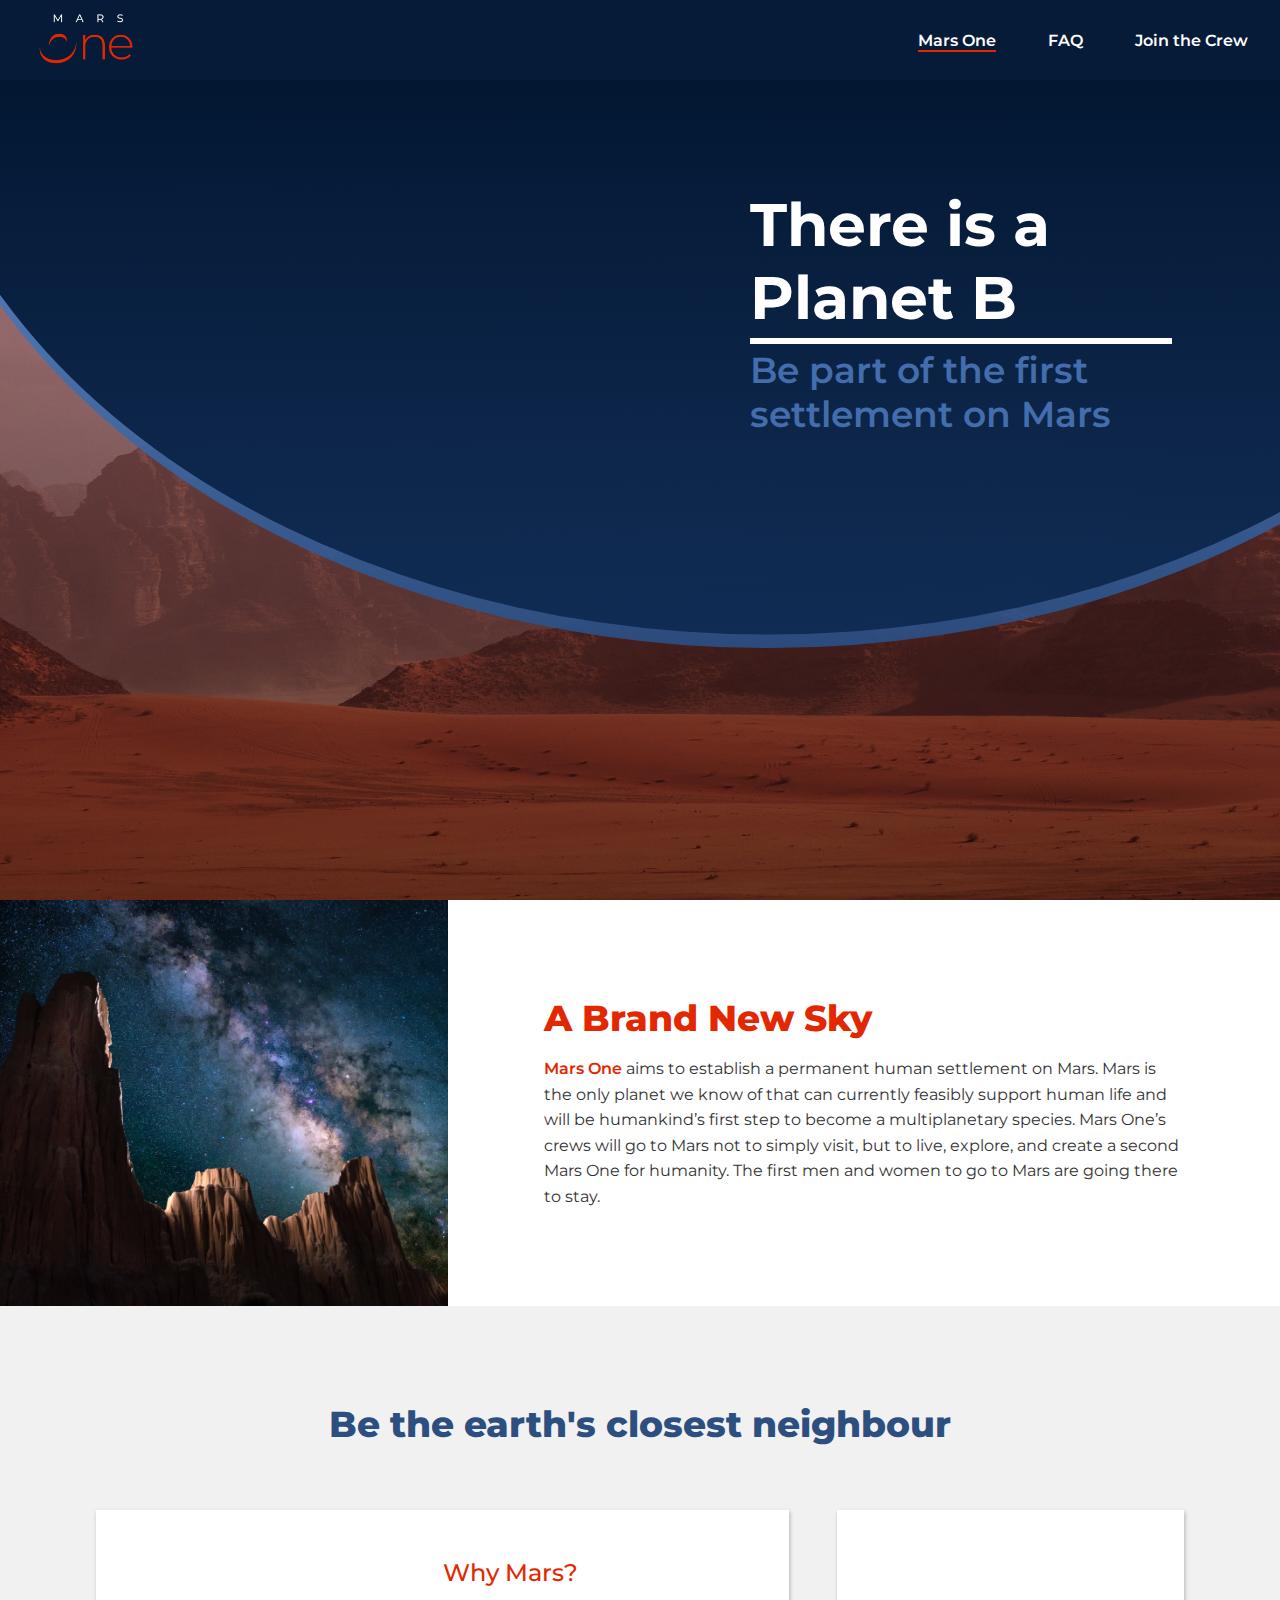
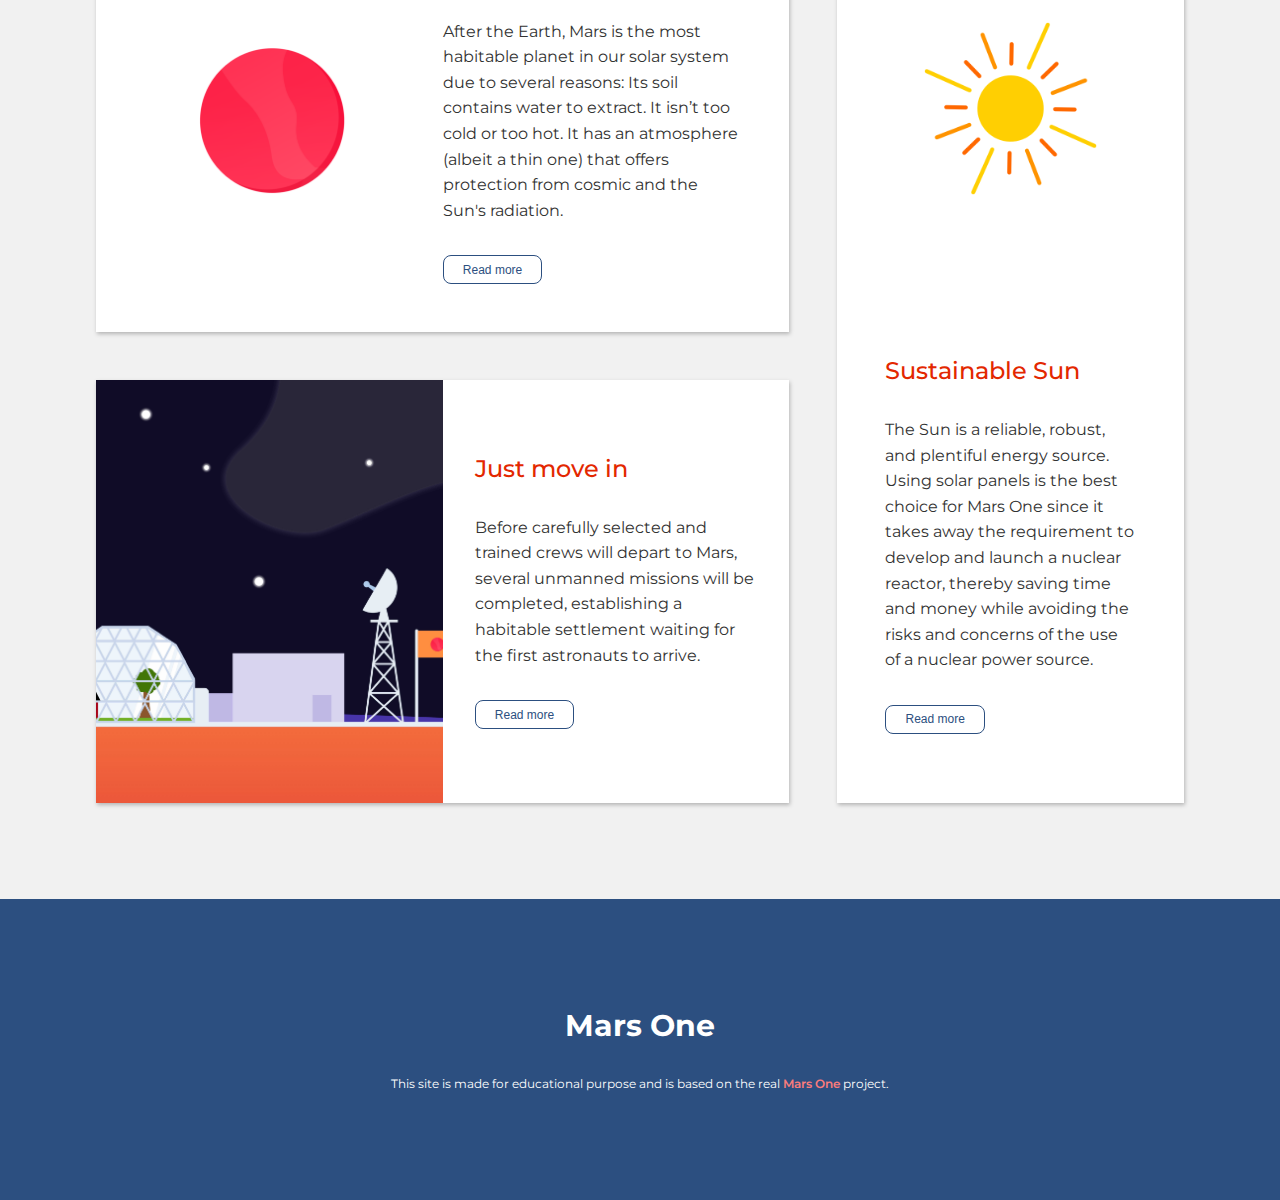
<file: index.html>
<!DOCTYPE html>
<html lang="en">
  <head>
    <meta charset="UTF-8" />
    <meta name="viewport" content="width=device-width, initial-scale=1.0" />
    <meta http-equiv="X-UA-Compatible" content="ie=edge" />
    <link rel="stylesheet" href="styles/style.css" />
    <link
      href="https://fonts.googleapis.com/css?family=Montserrat:300,400,500,600,700,800&display=swap"
      rel="stylesheet"
    />
    <title>Mars One - Mars One</title>
  </head>
  <body>
    <!-- navigation and banner -->
    <div class="header__ellipse--index">
      <header>
        <div class="nav-container">
          <a href="#" class="header__link"
            ><img src="images/logo.png" alt="Mars One logo"
          /></a>
          <nav class="header__nav">
            <ul>
              <li><a href="#" class="nav--active">Mars One</a></li>
              <li><a href="faq.html" class="nav--hover">FAQ</a></li>
              <li><a href="join.html" class="nav--hover">Join the Crew</a></li>
            </ul>
          </nav>
        </div>
        <section class="banner-heading">
          <h1>There is a Planet B</h1>
          <h2>Be part of the first settlement on Mars</h2>
        </section>
      </header>
    </div>
    <main>
      <!-- selling -->
      <section>
        <article class="selling-container">
          <div class="selling-container--content">
            <h2>A Brand New Sky</h2>
            <p>
              <span>Mars One</span> aims to establish a permanent human
              settlement on Mars. Mars is the only planet we know of that can
              currently feasibly support human life and will be humankind’s
              first step to become a multiplanetary species. Mars One’s crews
              will go to Mars not to simply visit, but to live, explore, and
              create a second Mars One for humanity. The first men and women to go
              to Mars are going there to stay.
            </p>
          </div>
          <div class="selling-container--image selling-image-index">
            <img
              src="images/page-1/photo-1511798616182-aab3698ac53e.jpeg"
              alt="night sky with stars"
            />
          </div>
        </article>
      </section>

      <!-- articles -->
      <section class="article-section index">
        <h2 class="heading">Be the earth's closest neighbour</h2>

        <article class="article-container ordinary art1">

          <div class="article-image article-image--smaller">
            <img class="red-planet" src="images/page-1/planet-red.png" alt="red planet" />
          </div>

          <div class="article-content">
            <h3>Why Mars?</h3>
            <p>
              After the Earth, Mars is the most habitable planet in our solar
              system due to several reasons: Its soil contains water to extract.
              It isn’t too cold or too hot. It has an atmosphere (albeit a thin
              one) that offers protection from cosmic and the Sun's radiation.
            </p>
            <button>Read more</button>
          </div>

        </article>

        <article class="article-container cover art2">

          <div class="article-image article-image--bigger">
            <img src="images/page-1/base.jpg" alt="research base" />
          </div>

          <div class="article-content index">
            <h3>Just move in</h3>
            <p>
              Before carefully selected and trained crews will depart to Mars,
              several unmanned missions will be completed, establishing a
              habitable settlement waiting for the first astronauts to arrive.
            </p>
            <button>Read more</button>
          </div>

        </article>

        <article class="article-container ordinary art3">
          <div class="article-image article-image--smaller sun-icon">
            <img src="images/page-1/solar.png" alt="sun" />
          </div>
          <div class="article-content">
            <h3>Sustainable Sun</h3>
            <p>
              The Sun is a reliable, robust, and plentiful energy source. Using
              solar panels is the best choice for Mars One since it takes away
              the requirement to develop and launch a nuclear reactor, thereby
              saving time and money while avoiding the risks and concerns of the
              use of a nuclear power source.
            </p>
            <button>Read more</button>
          </div>
        </article>
      </section>
    </main>

    <!-- footer -->
    <footer>
      <h2>Mars One</h2>
      <p>
        This site is made for educational purpose and is based on the real
        <span>Mars One</span> project.
      </p>
    </footer>
  </body>
</html>
</file>
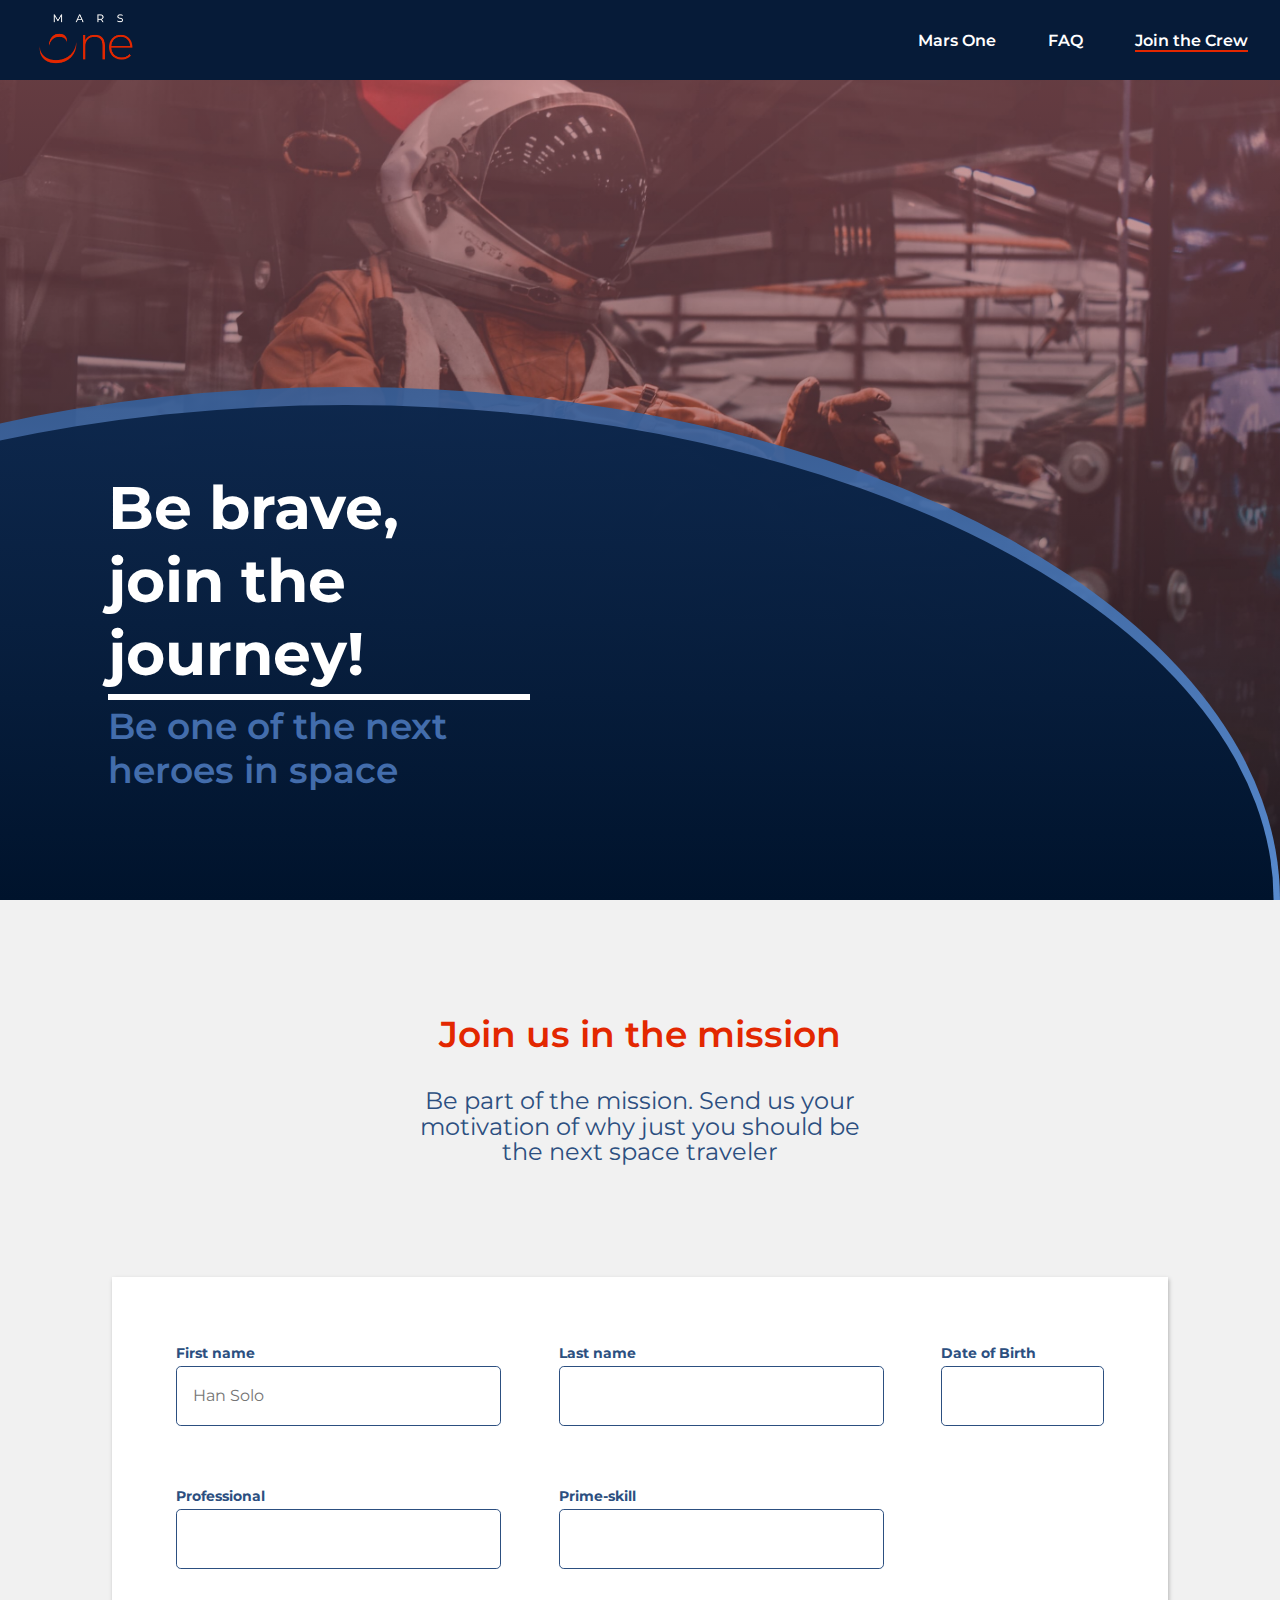
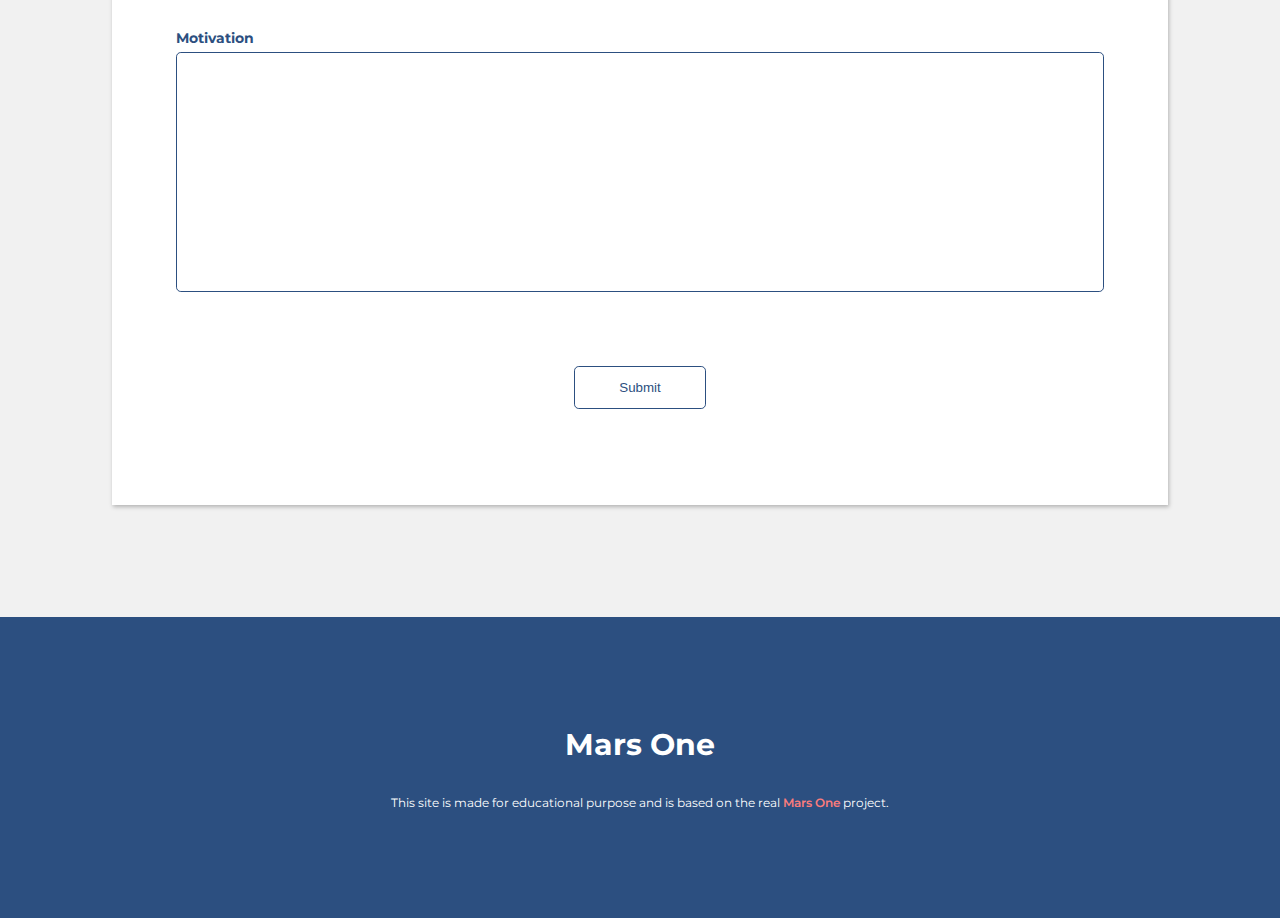
<file: join.html>
<!DOCTYPE html>
<html lang="en">
  <head>
    <meta charset="UTF-8" />
    <meta name="viewport" content="width=device-width, initial-scale=1.0" />
    <meta http-equiv="X-UA-Compatible" content="ie=edge" />
    <link rel="stylesheet" href="styles/style.css" />
    <link
      href="https://fonts.googleapis.com/css?family=Montserrat:300,400,500,600,700,800&display=swap"
      rel="stylesheet"
    />

    <title>Mars One - Join us</title>
  </head>
  <body>
    <div class="header__ellipse--join">
      <header class="join-header">
        <div class="nav-container">
          <a href="index.html" class="header__link"
            ><img src="images/logo.png" alt="Mars One logo"
          /></a>
          <nav class="header__nav">
            <ul>
              <li><a href="index.html" class="nav--hover">Mars One</a></li>
              <li><a href="faq.html" class="nav--hover">FAQ</a></li>
              <li><a href="#" class="nav--active">Join the Crew</a></li>
            </ul>
          </nav>
        </div>
        <section class="banner-heading banner-heading-join">
          <h1>Be brave, join the journey!</h1>
          <h2>Be one of the next heroes in space</h2>
        </section>
      </header>
    </div>

    <main>
      <section class="form-section join">
        <h2>Join us in the mission</h2>
        <p>
          Be part of the mission. Send us your motivation of why just you should
          be the next space traveler
        </p>

        <article>
          <form action="https://formspree.io/xqkklrgj" method="POST">
            <div class="form-container">
              <label for="first-name"
                >First name
                <br />
                <input
                  type="text"
                  name="first-name"
                  id="first-name"
                  placeholder="Han Solo"
                  required
                />
              </label>
              <label for="last-name"
                >Last name
                <br />
                <input type="text" name="last-name" id="last-name" required />
              </label>

              <label for="date"
                >Date of Birth
                <br />
                <input
                  type="text"
                  name="date"
                  id="date"
                  onfocus="(this.type='date')"
                  placeholder=""
                  required
                />
              </label>

              <label for="professional"
                >Professional
                <br />
                <input type="text" name="professional" id="professional" />
              </label>

              <label for="prime-skill"
                >Prime-skill
                <br />
                <input type="text" name="prime-skill" id="prime-skill" />
              </label>

              <label class="motivation" for="motivation"
                >Motivation
                <br />
                <textarea name="motivation" id="motivation" required></textarea>
              </label>
              <div class="wrap">
                <input class="btn-submit" type="submit" value="Submit" />
              </div>
            </div>
          </form>
        </article>
      </section>
    </main>

    <!-- footer -->
    <footer>
      <h2>Mars One</h2>
      <p>
        This site is made for educational purpose and is based on the real
        <span>Mars One</span> project.
      </p>
    </footer>
  </body>
</html>
</file>
<file: styles/style.css>
header .banner-heading h1 {
  font-family: "Montserrat", sans-serif;
  font-size: 1.6rem;
  color: #ffffff;
  border-bottom: 3px solid #ffffff;
  padding-bottom: 0.25rem;
  margin-bottom: 0.25rem;
  -webkit-transition: 0.475s;
  transition: 0.475s;
}

@media only screen and (min-width: 700px) {
  header .banner-heading h1 {
    font-size: 2.5rem;
    border-bottom: 4px solid #ffffff;
  }
}

@media only screen and (min-width: 1100px) {
  header .banner-heading h1 {
    font-size: 3.75rem;
    border-bottom: 6px solid #ffffff;
  }
}

header .banner-heading h2, .selling-container .selling-container--content h2, .article-section h2, .form-section h2 {
  font-family: "Montserrat", sans-serif;
  font-size: 1.2rem;
  font-weight: 600;
  color: #e32700;
  -webkit-transition: 0.35s;
  transition: 0.35s;
}

@media only screen and (min-width: 700px) {
  header .banner-heading h2, .selling-container .selling-container--content h2, .article-section h2, .form-section h2 {
    font-size: 1.55rem;
  }
}

@media only screen and (min-width: 1100px) {
  header .banner-heading h2, .selling-container .selling-container--content h2, .article-section h2, .form-section h2 {
    font-size: 2.25rem;
  }
}

.selling-container .selling-container--content h3, .article-section h3 {
  font-family: "Montserrat", sans-serif;
  font-size: 1.2rem;
  font-weight: 500;
  color: #e32700;
  -webkit-transition: 0.35s;
  transition: 0.35s;
}

@media only screen and (min-width: 700px) {
  .selling-container .selling-container--content h3, .article-section h3 {
    font-size: 1.3rem;
  }
}

@media only screen and (min-width: 1100px) {
  .selling-container .selling-container--content h3, .article-section h3 {
    font-size: 1.5rem;
  }
}

.selling-container .selling-container--content p, .article-section p, .article-section ul li, .form-section p, .form-section .form-container label, .form-section input[type="text"],
.form-section input[type="date"],
.form-section textarea {
  font-family: "Montserrat", sans-serif;
  font-size: 0.9rem;
  line-height: 1.4rem;
  color: #323232;
  -webkit-transition: 0.5;
  transition: 0.5;
}

@media only screen and (min-width: 700px) {
  .selling-container .selling-container--content p, .article-section p, .article-section ul li, .form-section p, .form-section .form-container label, .form-section input[type="text"],
  .form-section input[type="date"],
  .form-section textarea {
    font-size: 1rem;
    line-height: 1.6rem;
  }
}

body,
h1,
h2,
h3,
h4,
p,
img,
ul,
li {
  padding: 0;
  margin: 0;
}

.header__ellipse--index::before, .header__ellipse--index::after,
.header__ellipse--faq::before,
.header__ellipse--faq::after, .header__ellipse--join::before, .header__ellipse--join::after {
  position: absolute;
  top: 0;
  height: 100vh;
  width: 100vw;
  content: "";
}

body {
  -webkit-box-sizing: border-box;
          box-sizing: border-box;
  font-size: 16px;
}

header {
  min-height: 100vh;
  background-image: -webkit-gradient(linear, left top, left bottom, from(rgba(193, 85, 85, 0.5)), to(rgba(36, 2, 2, 0.5)));
  background-image: linear-gradient(rgba(193, 85, 85, 0.5), rgba(36, 2, 2, 0.5));
  display: -ms-grid;
  display: grid;
  -ms-grid-columns: auto;
      grid-template-columns: auto;
  -ms-grid-rows: auto 1fr;
      grid-template-rows: auto 1fr;
}

header .banner-heading {
  z-index: 1;
  padding: 12vh 5vh;
  max-width: 67%;
  -ms-flex-item-align: start;
      align-self: flex-start;
  -ms-grid-column-align: center;
      justify-self: center;
}

header .banner-heading h2 {
  font-weight: 600;
  color: #436dac;
}

@media only screen and (min-width: 600px) {
  header .banner-heading {
    padding: 12vh;
    max-width: 50%;
  }
  header .banner-heading {
    justify-self: flex-end;
  }
}

@media only screen and (min-width: 700px) {
  header .banner-heading {
    max-width: 33%;
  }
  header .banner-heading {
    max-height: 25%;
  }
}

header .banner-heading-join {
  -ms-flex-item-align: end;
      align-self: flex-end;
  justify-self: flex-start;
}

@media only screen and (min-width: 700px) {
  header .banner-heading-join {
    max-width: 33%;
    max-height: 45%;
  }
}

header .nav-container {
  -webkit-transition: 1s;
  transition: 1s;
  z-index: 2;
  color: #ffffff;
  background: #061b38;
  display: -webkit-box;
  display: -ms-flexbox;
  display: flex;
  -webkit-box-orient: vertical;
  -webkit-box-direction: normal;
      -ms-flex-direction: column;
          flex-direction: column;
  -webkit-box-align: center;
      -ms-flex-align: center;
          align-items: center;
  -webkit-box-pack: justify;
      -ms-flex-pack: justify;
          justify-content: space-between;
}

header .nav-container .nav--active {
  border-bottom: 2px solid #e32700;
}

header .nav-container img {
  max-height: 3.75rem;
}

@media screen and (min-width: 600px) {
  header .nav-container img {
    max-height: 4.25rem;
  }
}

header .nav-container ul {
  font-family: "Montserrat", sans-serif;
  margin: 0 0 1rem 0;
  padding: 0;
}

header .nav-container ul li {
  list-style: none;
  display: inline;
}

header .nav-container ul li + li {
  margin-left: 1rem;
}

header .nav-container ul li a {
  -webkit-transition: 0.2s;
  transition: 0.2s;
  font-size: 0.9rem;
  font-weight: 600;
  text-decoration: none;
  color: inherit;
}

@media screen and (min-width: 600px) {
  header .nav-container {
    -webkit-box-orient: horizontal;
    -webkit-box-direction: normal;
        -ms-flex-direction: row;
            flex-direction: row;
    padding: 0.25rem 1rem;
  }
  header .nav-container ul {
    margin: 0;
  }
  header .nav-container ul li + li {
    margin-left: 3rem;
  }
  header .nav-container ul li a {
    font-size: 1rem;
  }
  header .nav-container ul .nav--hover:hover {
    cursor: pointer;
    border-bottom: 2px solid #ff9300;
  }
}

@media screen and (min-width: 700px) {
  header .nav-container {
    padding: 0.25rem 2rem;
  }
}

.header__ellipse--index,
.header__ellipse--faq {
  background: center/cover url("../images/page-1/hero-1.jpg") no-repeat;
}

.header__ellipse--index::before,
.header__ellipse--faq::before {
  background-image: -webkit-gradient(linear, left top, left bottom, from(rgba(94, 151, 226, 0.9)), to(rgba(21, 52, 98, 0.9)));
  background-image: linear-gradient(rgba(94, 151, 226, 0.9), rgba(21, 52, 98, 0.9));
  -webkit-clip-path: ellipse(88% 79% at 60% 0%);
          clip-path: ellipse(88% 79% at 60% 0%);
}

.header__ellipse--index::after,
.header__ellipse--faq::after {
  background-image: -webkit-gradient(linear, left top, left bottom, from(#00132c), to(rgba(21, 52, 98, 0.9)));
  background-image: linear-gradient(#00132c, rgba(21, 52, 98, 0.9));
  -webkit-clip-path: ellipse(87.75% 77.5% at 60% 0%);
          clip-path: ellipse(87.75% 77.5% at 60% 0%);
}

@media only screen and (min-width: 700px) {
  .header__ellipse--index::before,
  .header__ellipse--faq::before {
    -webkit-clip-path: ellipse(68% 72% at 60% 0%);
            clip-path: ellipse(68% 72% at 60% 0%);
  }
  .header__ellipse--index::after,
  .header__ellipse--faq::after {
    -webkit-clip-path: ellipse(67.75% 70.5% at 60% 0%);
            clip-path: ellipse(67.75% 70.5% at 60% 0%);
  }
}

.header__ellipse--faq {
  background: center/cover url("../images/page-2/hero-2.jpg") no-repeat;
}

.header__ellipse--join {
  background: center/cover url("../images/page-3/hero-3.jpg") no-repeat;
}

.header__ellipse--join::before {
  background-image: -webkit-gradient(linear, left top, left bottom, from(rgba(21, 52, 98, 0.9)), to(rgba(94, 151, 226, 0.9)));
  background-image: linear-gradient(rgba(21, 52, 98, 0.9), rgba(94, 151, 226, 0.9));
  -webkit-clip-path: ellipse(82% 57% at 27% 100%);
          clip-path: ellipse(82% 57% at 27% 100%);
}

.header__ellipse--join::after {
  background-image: -webkit-gradient(linear, left top, left bottom, from(rgba(21, 52, 98, 0.9)), to(#00132c));
  background-image: linear-gradient(rgba(21, 52, 98, 0.9), #00132c);
  -webkit-clip-path: ellipse(81.5% 55% at 27% 100%);
          clip-path: ellipse(81.5% 55% at 27% 100%);
}

@media only screen and (min-width: 700px) {
  .header__ellipse--join::before {
    -webkit-clip-path: ellipse(73% 57% at 27% 100%);
            clip-path: ellipse(73% 57% at 27% 100%);
  }
  .header__ellipse--join::after {
    -webkit-clip-path: ellipse(72.5% 55% at 27% 100%);
            clip-path: ellipse(72.5% 55% at 27% 100%);
  }
}

footer {
  font-family: "Montserrat", sans-serif;
  background: #2c4f80;
  color: #ffffff;
  padding: 3rem;
  text-align: center;
}

footer p {
  color: #ffffff;
  font-size: 0.75rem;
  padding-top: 2rem;
}

footer p span {
  color: #f97c7c;
  font-weight: 600;
}

footer h2 {
  font-size: 1.4rem;
}

@media screen and (min-width: 700px) {
  footer h2 {
    font-size: 1.9rem;
  }
}

@media screen and (min-width: 500px) {
  footer {
    padding: 5rem;
  }
}

@media screen and (min-width: 1100px) {
  footer {
    padding: 6.8rem;
  }
}

.selling-container {
  -webkit-transition: 1s;
  transition: 1s;
  display: -webkit-box;
  display: -ms-flexbox;
  display: flex;
  -webkit-box-orient: vertical;
  -webkit-box-direction: normal;
      -ms-flex-direction: column;
          flex-direction: column;
}

.selling-container .selling-container--content {
  padding: 3rem 2rem;
  background: #ffffff;
  z-index: 1;
}

.selling-container .selling-container--content h2 {
  font-weight: 800;
}

.selling-container .selling-container--content h2 + p {
  padding-top: 1rem;
}

.selling-container .selling-container--content h3 + p {
  padding-top: 1rem;
}

.selling-container .selling-container--content p span {
  color: #e32700;
  font-weight: 600;
}

@media only screen and (min-width: 500px) {
  .selling-container .selling-container--content {
    max-width: 50%;
    padding: 3rem;
    -ms-flex-item-align: center;
        -ms-grid-row-align: center;
        align-self: center;
  }
}

@media only screen and (min-width: 800px) {
  .selling-container .selling-container--content {
    padding: 4rem;
  }
}

@media only screen and (min-width: 1100px) {
  .selling-container .selling-container--content {
    padding: 6rem;
  }
}

@media only screen and (min-width: 500px) {
  .selling-container .selling-container--image.selling-image-index img {
    height: 100%;
    -o-object-fit: cover;
       object-fit: cover;
  }
}

.selling-container .selling-container--image img {
  display: block;
  width: 100%;
}

.selling-container .planet-bg {
  background-image: -webkit-gradient(linear, left top, left bottom, from(#072142), to(#00132c));
  background-image: linear-gradient(#072142, #00132c);
  width: 100%;
  min-height: 19rem;
  position: relative;
  display: -webkit-box;
  display: -ms-flexbox;
  display: flex;
  -webkit-box-orient: vertical;
  -webkit-box-direction: normal;
      -ms-flex-direction: column;
          flex-direction: column;
  -ms-flex-pack: distribute;
      justify-content: space-around;
  -webkit-box-align: center;
      -ms-flex-align: center;
          align-items: center;
}

.selling-container .planet-bg .image-planet {
  -o-object-fit: contain;
     object-fit: contain;
}

.selling-container .planet-bg .image-planet.sun {
  width: 4rem;
}

@media only screen and (min-width: 1100px) {
  .selling-container .planet-bg .image-planet.sun {
    width: 5rem;
    position: absolute;
    -webkit-animation: rotate-sun 7s infinite linear;
            animation: rotate-sun 7s infinite linear;
  }
  @-webkit-keyframes rotate-sun {
    0% {
      -webkit-transform: rotate(0deg);
              transform: rotate(0deg);
    }
    100% {
      -webkit-transform: rotate(360deg);
              transform: rotate(360deg);
    }
  }
  @keyframes rotate-sun {
    0% {
      -webkit-transform: rotate(0deg);
              transform: rotate(0deg);
    }
    100% {
      -webkit-transform: rotate(360deg);
              transform: rotate(360deg);
    }
  }
}

.selling-container .planet-bg .image-planet.mars {
  width: 1.75rem;
  z-index: 2;
}

@media only screen and (min-width: 1100px) {
  .selling-container .planet-bg .image-planet.mars {
    position: absolute;
    -webkit-animation: orbit 8s infinite linear;
            animation: orbit 8s infinite linear;
    width: 2rem;
  }
  @-webkit-keyframes orbit {
    0% {
      -webkit-transform: rotate(0deg) translateX(150px) rotate(0deg);
              transform: rotate(0deg) translateX(150px) rotate(0deg);
    }
    100% {
      -webkit-transform: rotate(360deg) translateX(150px) rotate(-360deg);
              transform: rotate(360deg) translateX(150px) rotate(-360deg);
    }
  }
  @keyframes orbit {
    0% {
      -webkit-transform: rotate(0deg) translateX(150px) rotate(0deg);
              transform: rotate(0deg) translateX(150px) rotate(0deg);
    }
    100% {
      -webkit-transform: rotate(360deg) translateX(150px) rotate(-360deg);
              transform: rotate(360deg) translateX(150px) rotate(-360deg);
    }
  }
}

.selling-container .planet-bg .image-planet.earth {
  width: 2.5rem;
  z-index: 1;
}

@media only screen and (min-width: 1100px) {
  .selling-container .planet-bg .image-planet.earth {
    position: absolute;
    -webkit-animation: orbit2 5s infinite linear;
            animation: orbit2 5s infinite linear;
    -webkit-animation-delay: -100s;
            animation-delay: -100s;
    animation-direction: reverse;
    width: 3rem;
  }
  @-webkit-keyframes orbit2 {
    0% {
      -webkit-transform: rotate(0deg) translateX(80px) rotate(0deg);
              transform: rotate(0deg) translateX(80px) rotate(0deg);
    }
    100% {
      -webkit-transform: rotate(360deg) translateX(80px) rotate(-360deg);
              transform: rotate(360deg) translateX(80px) rotate(-360deg);
    }
  }
  @keyframes orbit2 {
    0% {
      -webkit-transform: rotate(0deg) translateX(80px) rotate(0deg);
              transform: rotate(0deg) translateX(80px) rotate(0deg);
    }
    100% {
      -webkit-transform: rotate(360deg) translateX(80px) rotate(-360deg);
              transform: rotate(360deg) translateX(80px) rotate(-360deg);
    }
  }
}

@media only screen and (min-width: 500px) {
  .selling-container {
    -webkit-box-orient: horizontal;
    -webkit-box-direction: reverse;
        -ms-flex-direction: row-reverse;
            flex-direction: row-reverse;
  }
}

.article-section {
  background: #f1f1f1;
  padding: 2rem 1rem;
  -webkit-transition: 1s;
  transition: 1s;
}

@media screen and (min-width: 500px) {
  .article-section {
    padding: 2rem;
  }
}

@media screen and (min-width: 600px) {
  .article-section {
    padding: 3rem;
  }
}

@media screen and (min-width: 700px) {
  .article-section {
    padding: 4rem;
  }
}

@media screen and (min-width: 1100px) {
  .article-section.faq {
    padding: 4rem 0 3rem 0;
  }
}

.article-section h2 {
  font-weight: 800;
  color: #2c4f80;
  padding-bottom: 1rem;
  text-align: center;
}

.article-section p {
  padding: 1rem 0;
}

@media screen and (min-width: 1100px) {
  .article-section p {
    padding: 2rem 0;
  }
}

.article-section ul {
  list-style-position: inside;
  padding: 0;
}

.article-section ul li {
  font-weight: 500;
  color: #e32700;
}

.article-section ul li span {
  color: #323232;
}

.article-section img {
  display: block;
  width: 100%;
}

.article-section .article-container {
  background: #ffffff;
  color: #323232;
  margin-top: 2rem;
  -webkit-box-shadow: 1px 2px 4px rgba(0, 0, 0, 0.25);
          box-shadow: 1px 2px 4px rgba(0, 0, 0, 0.25);
}

@media screen and (min-width: 600px) {
  .article-section .article-container {
    padding: 0;
    display: -webkit-box;
    display: -ms-flexbox;
    display: flex;
  }
  .article-section .article-container.art2 .index {
    -ms-flex-item-align: center;
        -ms-grid-row-align: center;
        align-self: center;
  }
  .article-section .article-container .article-image {
    max-width: 50%;
  }
  .article-section .article-container .article-image--bigger img {
    -webkit-box-flex: 1;
        -ms-flex: 1;
            flex: 1;
    height: 100%;
    width: 100%;
    -o-object-fit: cover;
       object-fit: cover;
  }
  .article-section .article-container.ordinary {
    justify-items: center;
    -webkit-box-align: center;
        -ms-flex-align: center;
            align-items: center;
  }
  .article-section .article-container.ordinary .article-content {
    padding: 3rem;
  }
}

.article-section .article-container .article-content {
  padding: 2rem;
}

.article-section .article-container .article-content button {
  -webkit-transition: 0.5s;
  transition: 0.5s;
  background: #ffffff;
  color: #2c4f80;
  font-size: 0.75rem;
  border: 1px solid #2c4f80;
  border-radius: 0.5rem;
  padding: 0.4rem 1.2rem;
}

@media screen and (min-width: 600px) {
  .article-section .article-container .article-content {
    -webkit-box-flex: 1;
        -ms-flex: 1;
            flex: 1;
  }
  .article-section .article-container .article-content button:hover {
    cursor: pointer;
    color: #ffffff;
    background: #2c4f80;
  }
}

@media screen and (min-width: 1100px) {
  .article-section .article-container .article-content.faq {
    padding: 7rem 5rem;
  }
  .article-section .article-container .article-content.faq .p-extra-padding {
    padding-top: 4rem;
  }
}

.article-section .article-container .article-image--smaller {
  padding: 2rem 2rem 0 2rem;
}

@media screen and (min-width: 600px) {
  .article-section .article-container .article-image--smaller {
    -webkit-box-flex: 1;
        -ms-flex: 1;
            flex: 1;
    padding: 0 0 0 3rem;
  }
}

@media screen and (min-width: 1100px) {
  .article-section .article-container .article-image--smaller {
    -webkit-box-flex: 1;
        -ms-flex: 1;
            flex: 1;
    padding: 0;
  }
  .article-section .article-container .article-image--smaller.sun-icon {
    display: -webkit-box;
    display: -ms-flexbox;
    display: flex;
  }
}

.article-section .article-container .article-image--smaller img {
  width: 50%;
  margin: auto;
}

@media screen and (min-width: 600px) {
  .article-section .article-container .article-image--smaller img {
    width: 67%;
  }
}

@media screen and (min-width: 700px) {
  .article-section .article-container .article-image--smaller img {
    width: 50%;
  }
}

@media screen and (min-width: 1100px) {
  .article-section .article-container .article-image--smaller img {
    max-width: 100%;
  }
  .article-section .article-container .article-image--smaller img[alt="sun"] {
    width: 100%;
  }
}

@media screen and (min-width: 1100px) {
  .article-section .article-container .article-image--smaller img.red-planet {
    padding: 0 0 0 3.25rem;
  }
}

@media screen and (min-width: 1100px) {
  .article-section .article-container {
    margin-top: 0;
  }
  .article-section .article-container.art1 .faq {
    -ms-flex-item-align: start;
        align-self: flex-start;
  }
  .article-section .article-container.ordinary.art3 {
    -webkit-box-orient: vertical;
    -webkit-box-direction: normal;
        -ms-flex-direction: column;
            flex-direction: column;
  }
}

@media screen and (min-width: 600px) {
  .article-section .heading {
    grid-area: heading;
  }
  .article-section .art1 {
    grid-area: art1;
    display: -webkit-box;
    display: -ms-flexbox;
    display: flex;
  }
  .article-section .art2 {
    grid-area: art2;
    display: -webkit-box;
    display: -ms-flexbox;
    display: flex;
  }
  .article-section .art3 {
    grid-area: art3;
    display: -webkit-box;
    display: -ms-flexbox;
    display: flex;
  }
  .article-section .faq.art1 {
    grid-area: faq-art1;
  }
  .article-section .faq.art2 {
    grid-area: faq-art2;
  }
  .article-section .faq.art3 {
    grid-area: faq-art3;
  }
}

@media screen and (min-width: 1100px) {
  .article-section {
    padding: 6rem;
    display: -ms-grid;
    display: grid;
    -ms-grid-columns: 2fr 1fr;
        grid-template-columns: 2fr 1fr;
    -ms-grid-rows: auto 1fr 1fr;
        grid-template-rows: auto 1fr 1fr;
        grid-template-areas: "heading heading" "art1 art3 " "art2 art3";
    grid-gap: 3rem;
  }
  .article-section.faq {
    -ms-grid-columns: 2fr 3fr;
        grid-template-columns: 2fr 3fr;
    -ms-grid-rows: auto auto auto;
        grid-template-rows: auto auto auto;
        grid-template-areas: "heading heading" "faq-art1 faq-art2 " "faq-art1 faq-art3";
  }
}

.form-section {
  background: #f1f1f1;
  padding: 2rem 1rem;
  -webkit-transition: 1s;
  transition: 1s;
}

@media screen and (min-width: 500px) {
  .form-section {
    padding: 2rem;
    display: -webkit-box;
    display: -ms-flexbox;
    display: flex;
    -webkit-box-orient: vertical;
    -webkit-box-direction: normal;
        -ms-flex-direction: column;
            flex-direction: column;
  }
}

@media screen and (min-width: 600px) {
  .form-section {
    padding: 3rem;
  }
}

@media screen and (min-width: 700px) {
  .form-section {
    padding: 4rem;
  }
}

@media screen and (min-width: 1100px) {
  .form-section {
    padding: 7rem;
  }
}

.form-section h2 {
  text-align: center;
}

.form-section p {
  color: #2c4f80;
  padding: 1rem 0;
  text-align: center;
}

@media screen and (min-width: 500px) {
  .form-section p {
    -ms-flex-item-align: center;
        -ms-grid-row-align: center;
        align-self: center;
  }
}

@media screen and (min-width: 700px) {
  .form-section p {
    font-size: 1.2rem;
    max-width: 65%;
  }
}

@media screen and (min-width: 1100px) {
  .form-section p {
    font-size: 1.5rem;
    padding: 2rem 0;
    max-width: 45%;
  }
}

.form-section article {
  background: #ffffff;
  padding: 1rem;
  margin-top: 2rem;
  -webkit-box-shadow: 1px 2px 4px rgba(0, 0, 0, 0.25);
          box-shadow: 1px 2px 4px rgba(0, 0, 0, 0.25);
}

@media screen and (min-width: 500px) {
  .form-section article {
    padding: 2rem;
  }
}

@media screen and (min-width: 700px) {
  .form-section article {
    padding: 4rem;
    margin-top: 5rem;
  }
}

.form-section .form-container {
  display: -ms-grid;
  display: grid;
  grid-gap: 1rem;
}

.form-section .form-container .wrap {
  margin: auto;
}

@media screen and (min-width: 900px) {
  .form-section .form-container {
    -ms-grid-columns: 2fr 2fr 1fr;
        grid-template-columns: 2fr 2fr 1fr;
    -ms-grid-rows: auto auto 1fr auto;
        grid-template-rows: auto auto 1fr auto;
    grid-gap: 2rem;
    margin-bottom: 2rem;
  }
  .form-section .form-container .motivation {
    grid-column: span 3;
  }
  .form-section .form-container .wrap {
    grid-column: span 3;
    display: -webkit-box;
    display: -ms-flexbox;
    display: flex;
  }
}

@media screen and (min-width: 1100px) {
  .form-section .form-container {
    grid-gap: 3.6rem;
  }
}

.form-section .form-container label {
  font-weight: 700;
  color: #2c4f80;
}

.form-section .form-container label br {
  margin: 1rem 0 0.25rem 0;
}

@media screen and (min-width: 900px) {
  .form-section .form-container label {
    font-size: 0.9rem;
  }
  .form-section .form-container label br {
    margin: 0;
  }
  .form-section .form-container label input {
    margin: 0;
  }
}

.form-section input,
.form-section textarea {
  -webkit-box-sizing: border-box;
          box-sizing: border-box;
  resize: none;
  border: 1px solid #2c4f80;
  border-radius: 0.3rem;
  padding: 0.5rem;
  -webkit-transition: 0.5s;
  transition: 0.5s;
}

.form-section input:focus,
.form-section textarea:focus {
  border: 1px solid #ff9300;
}

@media screen and (min-width: 500px) {
  .form-section input,
  .form-section textarea {
    padding: 1rem;
  }
}

.form-section input[type="text"],
.form-section input[type="date"],
.form-section textarea {
  width: 100%;
}

.form-section input[type="submit"] {
  padding: 0.5rem 2.75rem;
  background: #ffffff;
  color: #2c4f80;
  font-weight: 500;
  margin-top: 0.5rem;
}

@media screen and (min-width: 600px) {
  .form-section input[type="submit"] {
    padding: 0.8rem 2.75rem;
  }
  .form-section input[type="submit"]:hover {
    cursor: pointer;
    color: #ffffff;
    background: #2c4f80;
  }
}

.form-section textarea {
  height: 50vw;
  max-height: 15rem;
}
/*# sourceMappingURL=style.css.map */
</file>
